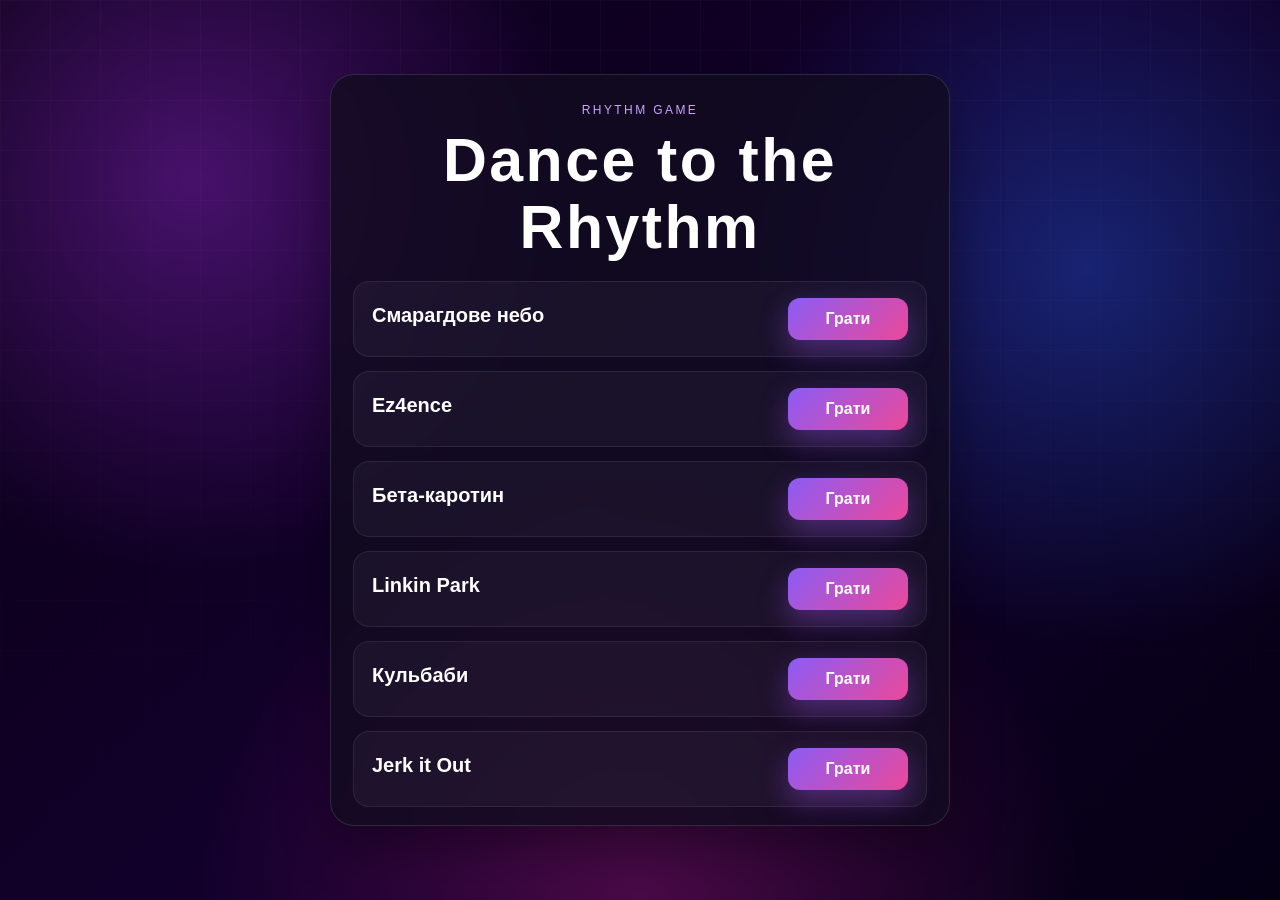
<file: index.html>
<!doctype html>
<html lang="uk">
<head>
    <meta charset="utf-8" />
    <meta name="viewport" content="width=device-width,initial-scale=1" />
    <title>Dance to the Rhythm</title>
    <link rel="stylesheet" href="style.css">
</head>
<body>
    <main class="menu-wrapper">
        <section class="menu-card">
            <header class="menu-header">
                <p class="eyebrow">Rhythm Game</p>
                <h1 class="site-title">Dance to the Rhythm</h1>
            </header>
            <div class="game-list">
                <article class="game-item">
                    <div>
                        <h2>Смарагдове небо</h2>
                    </div>
                    <a class="btn primary" href="Smaragd.html">Грати</a>
                </article>
                <article class="game-item">
                    <div>
                        <h2>Ez4ence</h2>
                    </div>
                    <a class="btn primary" href="Ez4ence.html">Грати</a>
                </article>
                <article class="game-item">
                    <div>
                        <h2>Бета-каротин
                        </h2>
                    </div>
                    <a class="btn primary" href="Beta-Carotin.html">Грати</a>
                </article>
                <article class="game-item">
                    <div>
                        <h2>Linkin Park</h2>
                    </div>
                    <a class="btn primary" href="linkin-park.html">Грати</a>
                </article>
                <article class="game-item">
                    <div>
                        <h2>Кульбаби</h2>
                    </div>
                    <a class="btn primary" href="kulbabi.html">Грати</a>
                </article>
                <article class="game-item">
                    <div>
                        <h2>Jerk it Out</h2>
                    </div>
                    <a class="btn primary" href="JerkItOut.html">Грати</a>
                </article>
            </div>
        </section>
    </main>
</body>
</html>
</file>
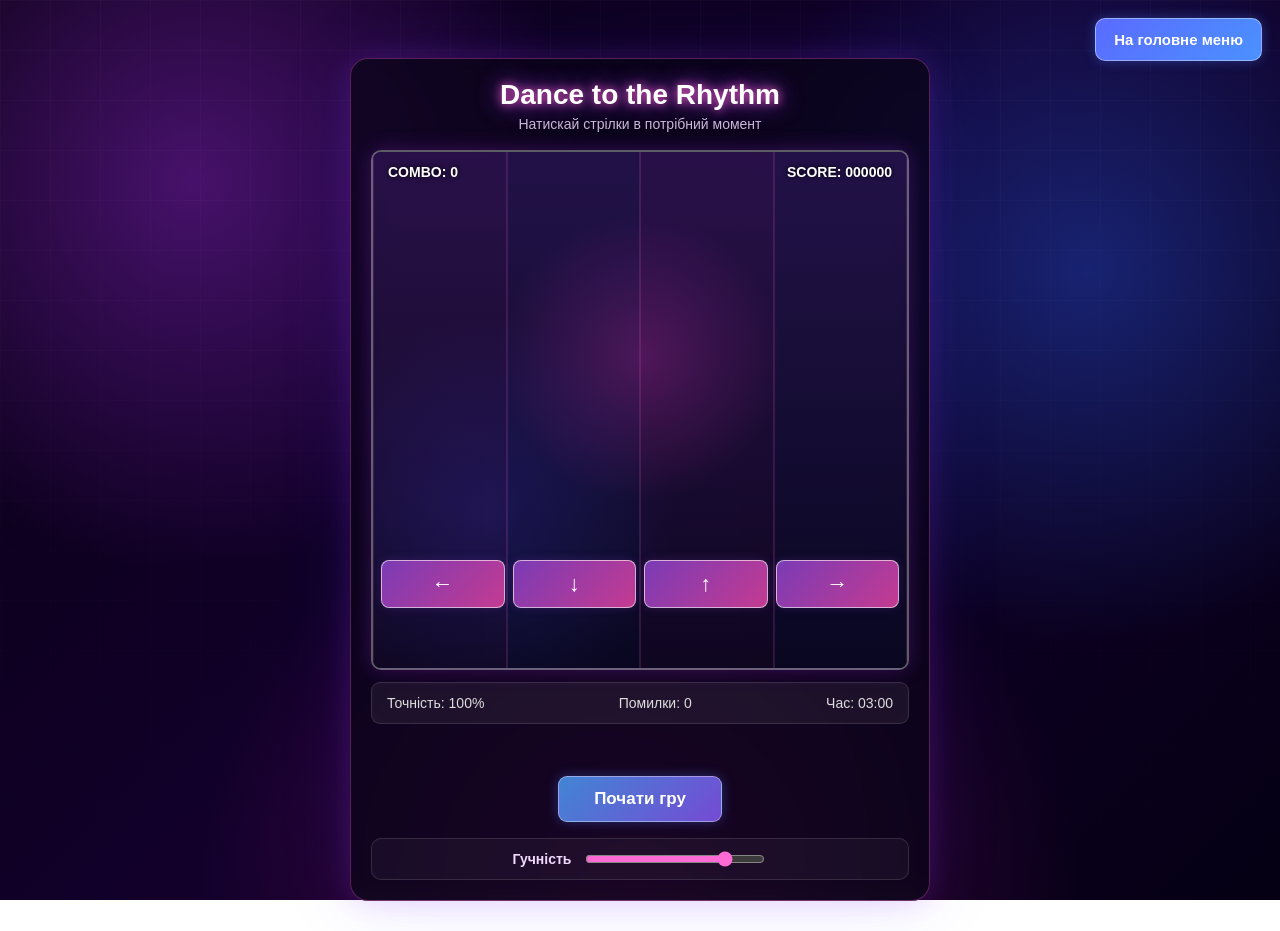
<file: ez4ence.html>
<!DOCTYPE html>
<html lang="uk">
    <head>
        <meta charset="UTF-8">
        <meta name="viewport" content="width=device-width, initial-scale=1.0">
        <title>Dance to the Rhythm</title>
        <link rel="stylesheet" href="style.css">
        <link rel="stylesheet" href="smaragd.css">
        <style>
            .end-modal { display: none; position: fixed; inset: 0; background: rgba(0,0,0,0.6); align-items: center; justify-content: center; z-index: 1000; }
            .end-modal.visible { display: flex; }
            .end-modal-content { background: #340154; padding: 20px; border-radius: 10px; text-align: center; width: 320px; box-shadow: 0 10px 30px rgba(0,0,0,0.35); }
            .end-modal-content h2 { margin: 0 0 8px; }
            .end-modal-content p { margin: 0 0 12px; }
            .end-modal-actions button { margin: 6px; padding: 8px 14px; border-radius: 6px; border: none; cursor: pointer; }
            .end-modal-actions .primary { background: #4caf50; color: white; }
            .end-modal-actions .secondary { background: #e0e0e0; }
        </style>
    </head>
    <body>
        <button class="menu-button" id="mainMenuBtn" type="button">На головне меню</button>

        <div class="game">
            <h1>Dance to the Rhythm</h1>
            <p class="subtitle">Натискай стрілки в потрібний момент</p>
            <div class="screen">
                <div class="background"></div>
                <div class="game-info">
                    <span>
                        COMBO:
                        <span id="combo">0</span>
                    </span>
                    <span>
                        SCORE:
                        <span id="score">000000</span>
                    </span>
                </div>
                <div class="lanes">
                    <div class="lane"></div>
                    <div class="lane"></div>
                    <div class="lane"></div>
                    <div class="lane"></div>
                </div>
                <div class="hit-line"></div>
                <div class="lane-controls">
                    <button class="lane-button" data-lane="0">←</button>
                    <button class="lane-button" data-lane="1">↓</button>
                    <button class="lane-button" data-lane="2">↑</button>
                    <button class="lane-button" data-lane="3">→</button>
                </div>
            </div>
            <div class="buttons">
                <button class="arrow-button">←</button>
                <button class="arrow-button">↓</button>
                <button class="arrow-button">↑</button>
                <button class="arrow-button">→</button>
            </div>
                <div class="stats">
                <span>
                    Точність:
                    <span id="accuracy">100%</span>
                </span>
                <span>
                    Помилки:
                    <span id="misses">0</span>
                </span>
                <span>
                    Час:
                    <span id="timeLeft">03:00</span>
                </span>
            </div>

            <div id="message" class="message"></div>

            <div class="control-buttons">
                <button class="start-button" id="startButton">Почати гру</button>
                <button class="stop-button" id="stopButton" disabled>Стоп</button>
            </div>

            <div class="volume-panel" aria-label="Гучність музики">
                <label for="volumeControl">Гучність</label>
                <input id="volumeControl" type="range" min="0" max="1" step="0.05" value="0.8" />
            </div>

            <audio id="bgAudio" src="Музика/ez4ence.mp3" preload="metadata"></audio>

            <div id="endModal" class="end-modal" aria-hidden="true">
                <div class="end-modal-content" role="dialog" aria-modal="true">
                    <h2 id="endModalTitle">Вітаємо!</h2>
                    <p id="endModalMsg">Раунд завершено.</p>
                    <div class="end-modal-actions">
                        <button id="playAgainBtn" class="primary">Грати ще раз</button>
                        <button id="closeModalBtn" class="secondary">Закрити</button>
                    </div>
                </div>
            </div>

        </div>

        <script>
            const bpm = 170;
            const gameFactor = bpm / 120;
            const spawnIntervalMs = Math.max(160, 250 / gameFactor);
            const noteSpeed = 380 * gameFactor;
            const timingWindowBase = Math.max(26, 40 / gameFactor);

            const beatOffsetMs = 0;
            const beatIntervalMs = bpm > 0 ? 60000 / bpm : null;
            const buttons = document.querySelectorAll('.arrow-button');
            const laneButtons = document.querySelectorAll('.lane-button');
            const physicalKeyMap = {
                ArrowLeft: 0,
                ArrowDown: 1,
                ArrowUp: 2,
                ArrowRight: 3,
                KeyA: 0,
                KeyS: 1,
                KeyW: 2,
                KeyD: 3
            };
            const lanes = document.querySelectorAll('.lane');

            const screenEl = document.querySelector('.screen');
            const comboText = document.getElementById('combo');
            const scoreText = document.getElementById('score');
            const missesText = document.getElementById('misses');
            const accuracyText = document.getElementById('accuracy');
            const timeLeftText = document.getElementById('timeLeft');
            const message = document.getElementById('message');
            const startButton = document.getElementById('startButton');
            const stopButton = document.getElementById('stopButton');
            const mainMenuBtn = document.getElementById('mainMenuBtn');
            const volumeControl = document.getElementById('volumeControl');
            const bgAudio = document.getElementById('bgAudio');
            const endModal = document.getElementById('endModal');
            const endModalTitle = document.getElementById('endModalTitle');
            const endModalMsg = document.getElementById('endModalMsg');
            const playAgainBtn = document.getElementById('playAgainBtn');
            const closeModalBtn = document.getElementById('closeModalBtn');

            let combo = 0;
            let score = 0;
            let misses = 0;
            let hits = 0;
            let totalNotes = 0;
            let notes = [];
            let lastTime = null;
            let spawnTimer = null;

            let playing = false;
            const roundDurationMs = 3 * 60 * 1000; 
            const missesLimit = 100;
            let roundTimeout = null;
            let timeTickInterval = null;

            window.addEventListener('error', (ev) => {
                try { message.textContent = 'Error: ' + (ev.message || ev.error || 'unknown'); message.style.color = '#ff3333'; } catch (e) {}
                console.error('Window error', ev);
            });
            window.addEventListener('unhandledrejection', (ev) => {
                try { message.textContent = 'Promise rejection: ' + (ev.reason && ev.reason.message ? ev.reason.message : ev.reason); message.style.color = '#ff3333'; } catch (e) {}
                console.error('Unhandled rejection', ev);
            });

            function formatScore(n) { return n.toString().padStart(6, '0'); }
            function formatTime(ms) {
                const s = Math.max(0, Math.ceil(ms / 1000));
                const m = Math.floor(s / 60); const sec = s % 60;
                return String(m).padStart(2, '0') + ':' + String(sec).padStart(2, '0');
            }

            function spawnNote(laneIndex) {
                const laneEl = lanes[laneIndex];
                const noteEl = document.createElement('div');
                noteEl.className = 'note';
                const arrows = ['←','↓','↑','→'];
                noteEl.textContent = arrows[laneIndex];
                noteEl.style.left = '50%';
                noteEl.style.top = '-60px';
                laneEl.appendChild(noteEl);
                const note = { el: noteEl, lane: laneIndex, y: -60, height: 50, speed: noteSpeed * gameFactor, hit: false };
                notes.push(note);
                totalNotes++;
            }

            buttons.forEach((button, index) => { button.addEventListener('click', () => triggerHit(index)); });
            laneButtons.forEach((button) => { const idx = Number(button.dataset.lane); button.addEventListener('click', () => triggerHit(idx)); });
            document.addEventListener('keydown', (e) => {
                const idx = physicalKeyMap[e.code];
                if (idx !== undefined) {
                    e.preventDefault();
                    triggerHit(idx);
                }
            }, { passive: false });

            const hitboxOffset = -20;

            function getButtonRectForLane(laneIndex) {
                const lb = document.querySelector(`.lane-button[data-lane="${laneIndex}"]`);
                const screenRect = screenEl.getBoundingClientRect();
                if (!lb) return { top: screenEl.clientHeight - 120, bottom: screenEl.clientHeight - 80, left: 0, right: screenEl.clientWidth, height: 40 };
                const rect = lb.getBoundingClientRect();
                return {
                    top: rect.top - screenRect.top + hitboxOffset,
                    bottom: rect.bottom - screenRect.top + hitboxOffset,
                    left: rect.left - screenRect.left,
                    right: rect.right - screenRect.left,
                    height: rect.height
                };
            }

            function triggerHit(laneIndex) {
                if (!playing) return;
                try { if (laneButtons && laneButtons[laneIndex] && laneButtons[laneIndex].disabled) return; } catch(e) {}
                try { if (buttons[laneIndex]) { buttons[laneIndex].classList.add('active'); setTimeout(() => buttons[laneIndex].classList.remove('active'), 100); } } catch(e){}
                try { const lb = document.querySelector(`.lane-button[data-lane="${laneIndex}"]`); if (lb) { lb.classList.add('active'); setTimeout(() => lb.classList.remove('active'), 100); } } catch(e){}

                const timingWindow = timingWindowBase * gameFactor;
                const btn = getButtonRectForLane(laneIndex);

                let closest = null; let bestDist = Infinity;
                for (const n of notes) {
                    if (n.lane !== laneIndex || n.hit || n.disabled) continue;
                    const noteTop = n.y;
                    const noteBottom = n.y + n.height;
                    const dist = noteTop > btn.bottom ? noteTop - btn.bottom : (noteBottom < btn.top ? btn.top - noteBottom : 0);
                    if (dist < bestDist) { bestDist = dist; closest = n; }
                }

                if (closest && bestDist <= timingWindow) {
                    closest.hit = true; hits++; combo++;
                    const accuracyFactor = Math.max(0, 1 - bestDist / timingWindow);
                    const gained = Math.round(100 * (0.5 + accuracyFactor * 0.5));
                    score += gained;
                    message.textContent = 'GOOD!'; message.style.color = '#7cffb2'; updateUI();
                    closest.el.remove(); notes = notes.filter(x => x !== closest);
                } else {
                    if (closest) {
                        const noteTop = closest.y; const noteBottom = closest.y + closest.height;
                        if (noteBottom < btn.top - timingWindow) {
                            message.textContent = 'EARLY'; message.style.color = '#ffd86b';
                            return;
                        }
                        try {
                            closest.disabled = true;
                            closest.el.classList.add('disabled');
                            setTimeout(() => { try { closest.el.remove(); notes = notes.filter(x => x !== closest); } catch(e){} }, 800);
                        } catch(e) {}
                    }
                    misses++; combo = 0; message.textContent = 'MISS!'; message.style.color = '#ff6b6b'; updateUI();
                    if (misses >= missesLimit) endRound('too many misses');
                }
            }

            function updateUI(remainingMs) {
                comboText.textContent = combo;
                scoreText.textContent = formatScore(score);
                missesText.textContent = misses;
                const acc = totalNotes === 0 ? 100 : Math.round((hits / totalNotes) * 100);
                accuracyText.textContent = acc + '%';
                if (typeof remainingMs === 'number') timeLeftText.textContent = formatTime(remainingMs);
            }

            function gameLoop(ts) {
                if (!playing) return;
                if (!lastTime) lastTime = ts; const dt = (ts - lastTime) / 1000; lastTime = ts;
                for (const n of [...notes]) {
                    n.y += n.speed * dt; n.el.style.top = n.y + 'px';
                    const noteTop = n.y;
                    const noteBottom = n.y + n.height;
                    const btnRect = getButtonRectForLane(n.lane);
                    if (!n.hit && noteTop > btnRect.bottom + 10) {
                        n.disabled = true; n.hit = true; try { n.el.classList.add('disabled'); } catch(e) {}
                        misses++; combo = 0; message.textContent = 'MISS!'; message.style.color = '#ff6b6b'; updateUI();
                        setTimeout(() => { try { n.el.remove(); notes = notes.filter(x => x !== n); } catch(e) {} }, 800);
                        if (misses >= missesLimit) { endRound('too many misses'); return; }
                    } else if (n.y > screenEl.clientHeight + 100) { n.el.remove(); notes = notes.filter(x => x !== n); }
                }
                requestAnimationFrame(gameLoop);
            }

            function startSpawning() {
                if (beatIntervalMs) {
                    const interval = beatIntervalMs; const offset = ((beatOffsetMs % interval) + interval) % interval;
                    setTimeout(() => { spawnNote(Math.floor(Math.random() * lanes.length)); updateUI(); spawnTimer = setInterval(() => { spawnNote(Math.floor(Math.random() * lanes.length)); updateUI(); }, interval); }, offset);
                } else {
                    spawnTimer = setInterval(() => { const lane = Math.floor(Math.random() * lanes.length); spawnNote(lane); updateUI(); }, spawnIntervalMs);
                }
            }

            function stopSpawning() { if (spawnTimer) { clearInterval(spawnTimer); spawnTimer = null; } }

            function endRound(reason) {
                if (!playing) return;
                playing = false;
                stopSpawning();
                if (roundTimeout) { clearTimeout(roundTimeout); roundTimeout = null; }
                if (timeTickInterval) { clearInterval(timeTickInterval); timeTickInterval = null; }
                stopButton.disabled = true;
                stopButton.style.display = 'none';
                startButton.style.display = 'inline-block';
                startButton.disabled = false;

                try { if (bgAudio) { bgAudio.pause(); bgAudio.currentTime = 0; } } catch(e) {}
                lastTime = null;
                message.style.color = '#ffd86b';
                let reasonText = '';
                if (reason === 'too many misses') reasonText = `Гру завершено — забагато помилок (${misses}). `;
                else if (reason === 'stopped') reasonText = 'Гра зупинена. ';
                const summary = `${reasonText}Підсумок: ${scoreText.textContent} очок.`;
                message.textContent = summary + ' Натисніть \"Почати гру\" щоб зіграти ще.';
                startButton.textContent = 'Грати ще раз';
                if (reason === 'time') {
                    try {
                        endModalTitle.textContent = 'Вітаємо!';
                        endModalMsg.textContent = `Раунд завершено. Ваш рахунок: ${scoreText.textContent} очок.`;
                        endModal.classList.add('visible'); endModal.setAttribute('aria-hidden','false');
                    } catch(e) {}
                }
            }

            try {
                playAgainBtn.addEventListener('click', () => {
                    endModal.classList.remove('visible'); endModal.setAttribute('aria-hidden','true');
                    startRound();
                });
                closeModalBtn.addEventListener('click', () => {
                    endModal.classList.remove('visible'); endModal.setAttribute('aria-hidden','true');
                });
                endModal.addEventListener('click', (e) => { if (e.target === endModal) { endModal.classList.remove('visible'); endModal.setAttribute('aria-hidden','true'); } });
            } catch(e) {}

            function startRound() {
                combo = 0; score = 0; misses = 0; hits = 0; totalNotes = 0; for (const n of notes) n.el.remove(); notes = []; lastTime = null; updateUI(roundDurationMs);
                try { if (laneButtons) { laneButtons.forEach(b => { b.disabled = false; b.classList.remove('disabled'); }); } } catch(e) {}
                if (bgAudio) {
                    bgAudio.volume = Number(volumeControl.value);
                }
                if (spawnTimer) stopSpawning();
                startSpawning();
                playing = true;
                stopButton.disabled = false;
                stopButton.style.display = 'inline-block';
                startButton.style.display = 'none';
                startButton.textContent = 'Гра йде...';
                message.textContent = 'Гра почалась!'; message.style.color = '#d64c9b';
                
                const startedAt = Date.now();
                const durationToUse = (bgAudio && isFinite(bgAudio.duration) && bgAudio.duration > 0) ? Math.round(bgAudio.duration * 1000) : roundDurationMs;
                roundTimeout = setTimeout(() => { endRound('time'); }, durationToUse);
                if (timeTickInterval) clearInterval(timeTickInterval);
                timeTickInterval = setInterval(() => {
                    const elapsed = Date.now() - startedAt;
                    const remaining = Math.max(0, durationToUse - elapsed);
                    updateUI(remaining);
                }, 250);

                try { if (bgAudio) { bgAudio.currentTime = 0; bgAudio.play().catch(()=>{}); bgAudio.onended = () => endRound('time'); } } catch(e) {}

                requestAnimationFrame(gameLoop);
            }

            startButton.addEventListener('click', () => {
                if (bgAudio && (!isFinite(bgAudio.duration) || bgAudio.duration === 0)) {
                    const onMeta = () => { startRound(); bgAudio.removeEventListener('loadedmetadata', onMeta); };
                    bgAudio.addEventListener('loadedmetadata', onMeta, { once: true });
                    try { bgAudio.load(); } catch(e) {}
                    try { bgAudio.play().catch(() => {}); } catch(e) {}
                } else {
                    startRound();
                }
            });
            stopButton.addEventListener('click', () => { endRound('stopped'); });

            volumeControl.addEventListener('input', () => {
                if (bgAudio) {
                    bgAudio.volume = Number(volumeControl.value);
                }
            });

            function goToMainMenu() {
                if (roundTimeout) clearTimeout(roundTimeout);
                if (timeTickInterval) clearInterval(timeTickInterval);
                stopSpawning();
                playing = false;
                lastTime = null;
                try { if (bgAudio) { bgAudio.pause(); bgAudio.currentTime = 0; } } catch (e) {}
                window.location.href = 'Index.html';
            }

            mainMenuBtn.addEventListener('click', goToMainMenu);
        </script>
    </body>
</html>
</file>
<file: style.css>
* {
    box-sizing: border-box;
}

body {
    margin: 0;
    min-height: 100vh;
    font-family: Arial, sans-serif;
    display: flex;
    align-items: center;
    justify-content: center;
    color: white;
    background:
        radial-gradient(circle at 15% 20%, rgba(180, 50, 255, 0.35), transparent 30%),
        radial-gradient(circle at 85% 30%, rgba(40, 100, 255, 0.35), transparent 30%),
        radial-gradient(circle at 50% 100%, rgba(255, 40, 180, 0.25), transparent 40%),
        linear-gradient(135deg, #090014, #12002b, #050014);
    background-attachment: fixed;
}

body::before {
    content: "";
    position: fixed;
    inset: 0;
    pointer-events: none;
    background-image:
        linear-gradient(rgba(255, 255, 255, 0.025) 1px, transparent 1px),
        linear-gradient(90deg, rgba(255, 255, 255, 0.025) 1px, transparent 1px);
    background-size: 50px 50px;
    mask-image: linear-gradient(to bottom, black, transparent);
}

.menu-wrapper {
    width: 100%;
    display: flex;
    justify-content: center;
    padding: 28px 16px;
}

.menu-card {
    width: min(100%, 620px);
    padding: 28px 22px 18px;
    border-radius: 24px;
    background: rgba(18, 12, 32, 0.8);
    border: 1px solid rgba(255, 255, 255, 0.12);
    box-shadow: 0 20px 50px rgba(0, 0, 0, 0.35);
    backdrop-filter: blur(6px);
}

.menu-header {
    text-align: center;
    margin-bottom: 20px;
}

.eyebrow {
    margin: 0 0 10px;
    font-size: 0.75rem;
    letter-spacing: 0.2em;
    text-transform: uppercase;
    color: #cfa3ff;
}

.site-title {
    margin: 0;
    font-size: clamp(2.2rem, 5vw, 3.8rem);
    line-height: 1.1;
    letter-spacing: 0.04em;
    text-align: center;
}

.game-list {
    display: flex;
    flex-direction: column;
    gap: 14px;
}

.game-item {
    display: flex;
    align-items: center;
    justify-content: space-between;
    gap: 12px;
    padding: 16px 18px;
    border-radius: 16px;
    background: rgba(255, 255, 255, 0.04);
    border: 1px solid rgba(255, 255, 255, 0.08);
}

.game-item h2 {
    margin: 0 0 6px;
    font-size: 1.25rem;
}

.game-item p {
    margin: 0;
    color: #d8d2eb;
    font-size: 0.96rem;
}

.btn {
    display: inline-flex;
    align-items: center;
    justify-content: center;
    min-width: 120px;
    padding: 12px 18px;
    border: none;
    border-radius: 12px;
    font-size: 1rem;
    font-weight: 700;
    text-decoration: none;
    cursor: pointer;
    transition: transform 0.2s ease, box-shadow 0.2s ease, opacity 0.2s ease;
}

.btn:hover:not(:disabled) {
    transform: translateY(-2px);
    box-shadow: 0 10px 26px rgba(140, 82, 255, 0.35);
}

.btn.primary {
    color: #fff;
    background: linear-gradient(135deg, #8b5cf6, #ec4899);
    box-shadow: 0 12px 28px rgba(173, 85, 255, 0.35);
}

.btn.disabled {
    color: rgba(255, 255, 255, 0.7);
    background: rgba(255, 255, 255, 0.08);
    cursor: not-allowed;
    box-shadow: none;
}

@media (max-width: 560px) {
    .game-item {
        flex-direction: column;
        align-items: flex-start;
    }

    .btn {
        width: 100%;
    }
}
</file>
<file: smaragd.css>
* {
    box-sizing: border-box;
}

body {
    margin: 0;
    min-height: 100vh;
    padding-top: 28px;

    font-family: Arial, sans-serif;

    display: flex;
    justify-content: center;
    align-items: flex-start;

    color: white;
    background:
        radial-gradient(
            circle at 15% 20%,
            rgba(180, 50, 255, 0.35),
            transparent 30%
        ),

        radial-gradient(
            circle at 85% 30%,
            rgba(40, 100, 255, 0.35),
            transparent 30%
        ),

        radial-gradient(
            circle at 50% 100%,
            rgba(255, 40, 180, 0.25),
            transparent 40%
        ),

        linear-gradient(
            135deg,
            #090014,
            #12002b,
            #050014
        );

    background-attachment: fixed;
}
body::before {
    content: "";

    position: fixed;

    inset: 0;

    pointer-events: none;

    background-image:
        linear-gradient(
            rgba(255, 255, 255, 0.025) 1px,
            transparent 1px
        ),

        linear-gradient(
            90deg,
            rgba(255, 255, 255, 0.025) 1px,
            transparent 1px
        );

    background-size: 50px 50px;

    mask-image: linear-gradient(
        to bottom,
        black,
        transparent
    );
}
.menu-button {
    position: fixed;
    top: 18px;
    right: 18px;
    z-index: 40;
    display: inline-block;
    padding: 12px 18px;
    border: 1px solid rgba(255, 255, 255, 0.4);
    border-radius: 10px;
    background: linear-gradient(135deg, #5a6bff, #4b91ff);
    color: white;
    font-size: 15px;
    font-weight: bold;
    cursor: pointer;
    text-decoration: none;
    box-shadow: 0 0 12px rgba(79, 125, 255, 0.35);
    transition: transform 0.15s, box-shadow 0.15s;
}
.menu-button:hover { transform: translateY(-2px); box-shadow: 0 0 20px rgba(90, 145, 255, 0.7); }
.menu-button:active { transform: translateY(-6px) scale(0.96); }

.game {
    width: 580px;

    margin-top: 30px;
    margin-bottom: 30px;

    padding: 20px;

    background: rgba(10, 5, 25, 0.75);

    border: 1px solid rgba(255, 100, 220, 0.3);

    border-radius: 18px;

    box-shadow:
        0 0 30px rgba(180, 50, 255, 0.2),
        0 0 80px rgba(50, 80, 255, 0.1);

    backdrop-filter: blur(10px);
}

.game h1 {
    text-align: center;
    font-size: 28px;
    margin-top: 0;
    margin-bottom: 5px;
    color: white;
    text-shadow: 0 0 10px #ff5dcc, 0 0 25px #a84dff;
}

.subtitle {
    text-align: center;

    color: #c8b8d8;

    margin-top: 0;
    margin-bottom: 18px;

    font-size: 14px;
}
.screen {
    position: relative;

    width: 100%;
    height: 520px;

    overflow: hidden;

    border: 2px solid rgba(255, 255, 255, 0.35);

    border-radius: 10px;

    background:
        linear-gradient(
            180deg,
            rgba(30, 15, 55, 0.9),
            rgba(5, 5, 20, 0.95)
        );

    box-shadow:
        0 0 20px rgba(180, 50, 255, 0.25),
        inset 0 0 30px rgba(0, 0, 0, 0.5);
}
.background {
    position: absolute;

    width: 100%;
    height: 100%;

    background:
        radial-gradient(
            circle at 50% 40%,
            rgba(255, 60, 200, 0.25),
            transparent 35%
        ),

        radial-gradient(
            circle at 20% 70%,
            rgba(70, 80, 255, 0.2),
            transparent 35%
        ),

        linear-gradient(
            180deg,
            #241044,
            #09051a
        );

    opacity: 0.9;
}
.game-info {
    position: absolute;

    top: 12px;
    left: 15px;
    right: 15px;

    display: flex;

    justify-content: space-between;

    color: white;

    font-size: 14px;

    font-weight: bold;

    z-index: 10;

    text-shadow:
        0 0 5px black;
}
.lanes {
    position: absolute;

    top: 0;
    left: 0;

    width: 100%;
    height: 100%;

    display: grid;

    grid-template-columns:
        repeat(4, 1fr);

    z-index: 5;
}
.lane {
    position: relative;

    border-left:
        1px solid rgba(255, 100, 220, 0.15);

    border-right:
        1px solid rgba(255, 100, 220, 0.15);

    background:
        rgba(255, 255, 255, 0.025);
}
.lane:nth-child(1),
.lane:nth-child(3) {
    background:
        rgba(180, 60, 255, 0.035);
}


.lane:nth-child(2),
.lane:nth-child(4) {
    background:
        rgba(50, 100, 255, 0.035);
}
.hit-line {
    display: none !important;
}

.note {
    position: absolute;

    width: 70px;
    height: 50px;

    left: 50%;

    transform: translateX(-50%);

    display: flex;

    justify-content: center;
    align-items: center;

    font-size: 30px;

    font-weight: bold;

    color: white;

    background:
        linear-gradient(
            135deg,
            #ff5db8,
            #a84dff
        );

    border: 1px solid rgba(255, 255, 255, 0.5);

    border-radius: 10px;

    box-shadow:
        0 0 10px #ff77c8,
        0 0 25px rgba(170, 70, 255, 0.7),
        inset 0 0 10px rgba(255, 255, 255, 0.35);

    z-index: 15;
}

.note.disabled {
    filter: grayscale(1) brightness(0.8);
    opacity: 0.6;
    pointer-events: none;
    transform: translateX(-50%) scale(0.98);
}
.hit-label {
    position: absolute;
    left: 50%;
    top: 40%;
    transform: translate(-50%, -50%);
    font-size: 16px;
    font-weight: bold;
    text-shadow: 0 0 8px rgba(0,0,0,0.6);
    animation: hitPop 0.6s ease-out forwards;
    pointer-events: none;
    z-index: 25;
}
@keyframes hitPop {
    0% { transform: translate(-50%, -50%) scale(0.8); opacity: 0; }
    30% { transform: translate(-50%, -80%) scale(1.08); opacity: 1; }
    100% { transform: translate(-50%, -160%) scale(0.9); opacity: 0; }
}
.buttons {
    display: grid;

    grid-template-columns:
        repeat(4, 1fr);

    gap: 8px;

    margin-top: 10px;
}

.arrow-button {
    height: 55px;

    border: 1px solid rgba(255, 255, 255, 0.6);

    border-radius: 9px;

    background:
        linear-gradient(
            135deg,
            #c43b91,
            #7b3bb5
        );

    color: white;

    font-size: 27px;

    font-weight: bold;

    cursor: pointer;

    transition:
        transform 0.08s,
        box-shadow 0.08s,
        background 0.08s;

    box-shadow:
        0 0 8px rgba(255, 70, 190, 0.3);
}
.arrow-button:hover {
    background:
        linear-gradient(
            135deg,
            #ed55ad,
            #9d4bda
        );

    box-shadow:
        0 0 15px rgba(255, 70, 200, 0.6);
}
.arrow-button:active,
.arrow-button.active {
    transform: translateY(-6px) scale(0.93);
    background:
        linear-gradient(
            135deg,
            #ff9ed2,
            #c77cff
        );
    box-shadow:
        0 0 15px #ff8acb,
        0 0 30px rgba(180, 80, 255, 0.8);
    background:
        linear-gradient(
            135deg,
            #ff9ed2,
            #c77cff
        );

    box-shadow:
        0 0 15px #ff8acb,
        0 0 30px rgba(180, 80, 255, 0.8);
}

.stats {
    display: flex;

    justify-content: space-between;

    margin-top: 12px;

    padding: 12px 15px;

    background:
        rgba(255, 255, 255, 0.06);

    border:
        1px solid rgba(255, 255, 255, 0.12);

    border-radius: 9px;

    color: #ddd;

    font-size: 14px;

    box-shadow:
        inset 0 0 15px rgba(255, 255, 255, 0.02);
}
.message {
    text-align: center;

    margin-top: 12px;

    height: 25px;

    font-size: 18px;

    font-weight: bold;

    color: #ff7bc8;

    text-shadow:
        0 0 8px rgba(255, 80, 190, 0.7);
}
.start-button {
    display: block;

    margin: 15px auto 0;

    padding: 12px 35px;

    border: 1px solid rgba(255, 255, 255, 0.4);

    border-radius: 9px;

    background:
        linear-gradient(
            135deg,
            #4285d4,
            #754bd4
        );

    color: white;

    font-size: 17px;

    font-weight: bold;

    cursor: pointer;

    box-shadow:
        0 0 12px rgba(70, 120, 255, 0.35);

    transition:
        transform 0.15s,
        box-shadow 0.15s;
}
.start-button:hover {
    transform: translateY(-2px);

    box-shadow:
        0 0 20px rgba(90, 130, 255, 0.7);
}
.start-button:active {
    transform: translateY(-6px) scale(0.96);
}
.stop-button {
    display: none;
    margin: 15px auto 0;
    padding: 12px 35px;
    border: 1px solid rgba(255, 255, 255, 0.4);
    border-radius: 9px;
    background: linear-gradient(135deg, #d64c4c, #b43b3b);
    color: white;
    font-size: 17px;
    font-weight: bold;
    cursor: pointer;
    box-shadow: 0 0 12px rgba(215, 70, 70, 0.35);
    transition: transform 0.15s, box-shadow 0.15s;
}
.stop-button:hover { transform: translateY(-2px); box-shadow: 0 0 20px rgba(220, 80, 80, 0.6); }
.stop-button:active { transform: translateY(-6px) scale(0.96); }

.control-buttons { display:flex; gap:12px; justify-content:center; align-items:center; flex-wrap:wrap; }

.volume-panel {
    display: flex;
    align-items: center;
    justify-content: center;
    gap: 12px;
    margin-top: 16px;
    padding: 10px 14px;
    border-radius: 10px;
    background: rgba(255, 255, 255, 0.04);
    border: 1px solid rgba(255, 255, 255, 0.12);
}

.volume-panel label {
    font-size: 14px;
    font-weight: bold;
    color: #f2d9ff;
}

.volume-panel input[type="range"] {
    width: 180px;
    accent-color: #ff6ad5;
    cursor: pointer;
}

@keyframes backgroundGlow {

    0% {
        filter: brightness(0.9);
    }

    50% {
        filter: brightness(1.15);
    }

    100% {
        filter: brightness(0.9);
    }

}
.screen {
    animation: backgroundGlow 5s ease-in-out infinite;
}
@media (max-width: 550px) {

    .game {
        width: 95%;

        margin-top: 15px;

        padding: 12px;
    }


    h1 {
        font-size: 23px;
    }


    .screen {
        height: 380px;
    }


    .arrow-button {
        height: 50px;

        font-size: 24px;
    }

}

.lane-controls {
    position: absolute;
    left: 0;
    right: 0;
    bottom: 60px;
    display: grid;
    grid-template-columns: repeat(4, 1fr);
    gap: 8px;
    padding: 0 8px;
    z-index: 30;
}
.lane-button {
    height: 48px;
    border: 1px solid rgba(255,255,255,0.6);
    border-radius: 8px;
    background: linear-gradient(135deg,#7b3bb5,#c43b91);
    color: white;
    font-size: 22px;
    font-weight: bold;
    cursor: pointer;
    box-shadow: 0 0 10px rgba(120,60,180,0.25);
}
.lane-button:active { transform: scale(0.96); }

.lane-button.active {
    transform: scale(0.96);
    background: linear-gradient(135deg,#ff9ed2,#c77cff);
    box-shadow: 0 0 15px #ff8acb, 0 0 30px rgba(180,80,255,0.8);
}

.lane-button.disabled,
.lane-button:disabled {
    background: linear-gradient(135deg,#666,#444) !important;
    color: #bbb !important;
    box-shadow: none !important;
    cursor: not-allowed !important;
    opacity: 0.7;
}

.buttons { display: none; }
</file>
